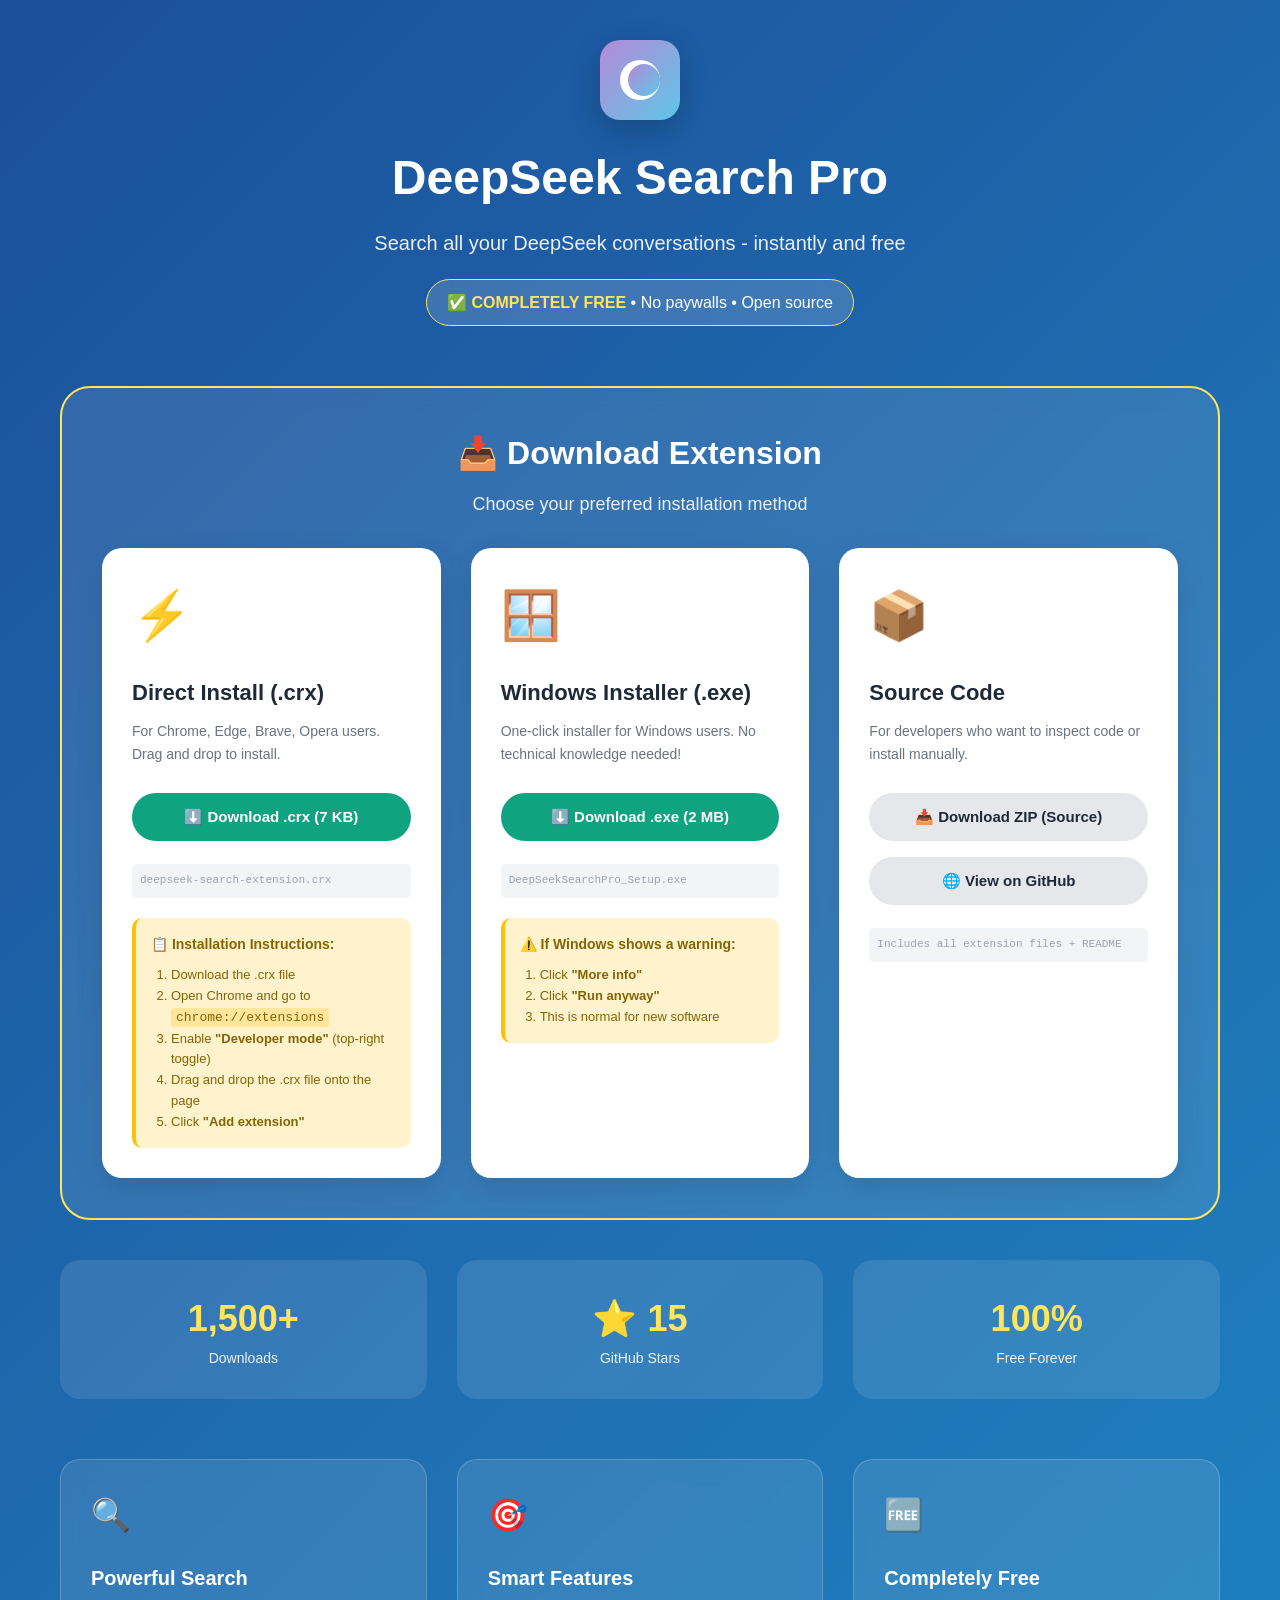
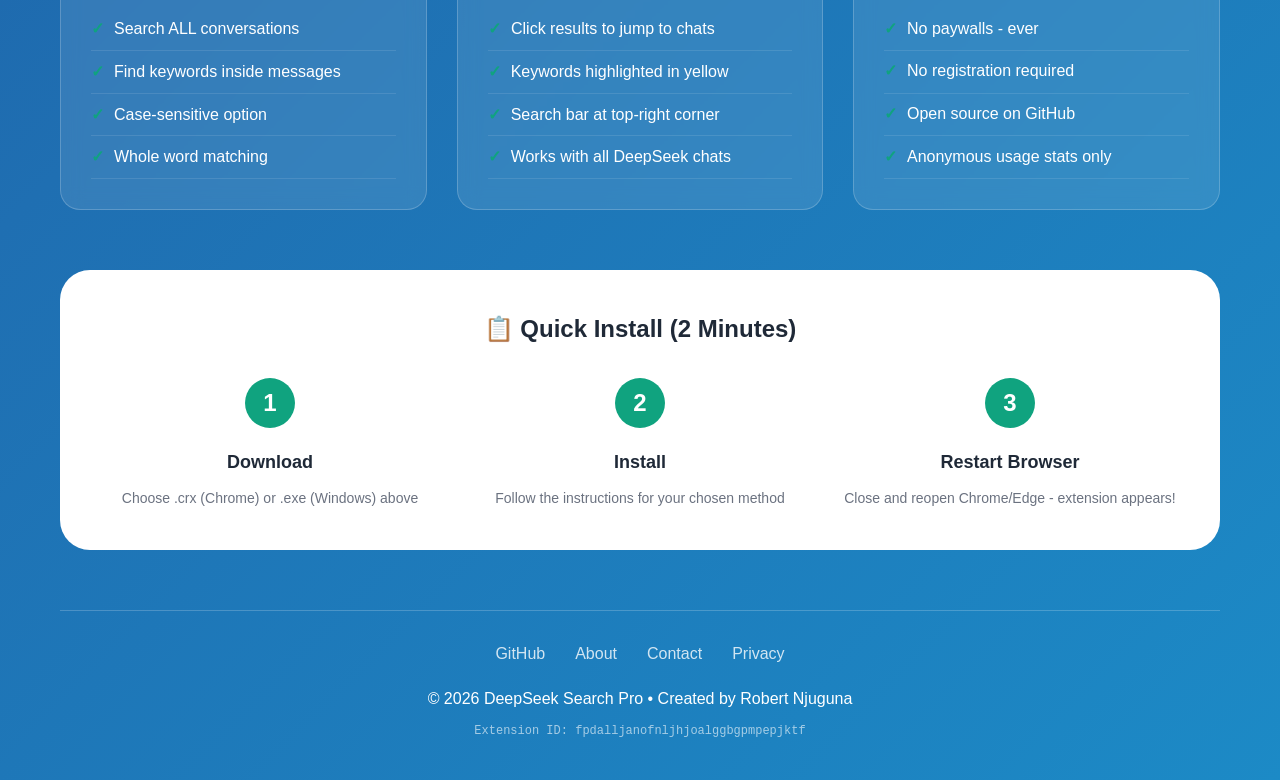
<file: index.html>
<!DOCTYPE html>
<html lang="en">
<head>
  <meta charset="UTF-8">
  <meta name="viewport" content="width=device-width, initial-scale=1.0">
  <title>DeepSeek Search Pro - Search All Your Conversations</title>
  <meta name="description" content="Free extension to search all your DeepSeek conversations. One-click Windows installer, direct .crx download, and source code available!">
  
  <style>
    * {
      margin: 0;
      padding: 0;
      box-sizing: border-box;
    }

    body {
      font-family: -apple-system, BlinkMacSystemFont, 'Segoe UI', Roboto, sans-serif;
      background: linear-gradient(135deg, #1B4F9A 0%, #1F6FB2 50%, #1C8AC6 100%);
      min-height: 100vh;
      color: white;
      line-height: 1.6;
    }

    .container {
      max-width: 1200px;
      margin: 0 auto;
      padding: 40px 20px;
    }

    /* Header */
    header {
      text-align: center;
      margin-bottom: 40px;
    }

    .logo {
      width: 80px;
      height: 80px;
      background: linear-gradient(135deg, #B58AD6, #5EC6E8);
      border-radius: 20px;
      margin: 0 auto 20px;
      position: relative;
      box-shadow: 0 10px 30px rgba(0,0,0,0.2);
    }

    .crescent {
      position: absolute;
      width: 40px;
      height: 40px;
      background: white;
      border-radius: 50%;
      top: 20px;
      left: 20px;
    }

    .crescent::after {
      content: '';
      position: absolute;
      width: 32px;
      height: 32px;
      background: linear-gradient(135deg, #B58AD6, #5EC6E8);
      border-radius: 50%;
      top: 4px;
      left: 8px;
    }

    h1 {
      font-size: 48px;
      margin-bottom: 10px;
      font-weight: 700;
    }

    .subtitle {
      font-size: 20px;
      color: rgba(255,255,255,0.9);
      max-width: 600px;
      margin: 0 auto;
    }

    /* Status Badge */
    .status-badge {
      background: rgba(255,255,255,0.15);
      backdrop-filter: blur(10px);
      border-radius: 50px;
      padding: 10px 20px;
      display: inline-block;
      margin: 20px 0;
      border: 1px solid #FFE55C;
    }

    .status-badge span {
      color: #FFE55C;
      font-weight: bold;
    }

    /* Download Section */
    .download-section {
      text-align: center;
      background: rgba(255,255,255,0.1);
      backdrop-filter: blur(10px);
      border-radius: 30px;
      padding: 40px;
      margin: 40px 0;
      border: 2px solid #FFE55C;
    }

    .download-grid {
      display: grid;
      grid-template-columns: repeat(auto-fit, minmax(300px, 1fr));
      gap: 30px;
      margin-top: 30px;
    }

    .download-card {
      background: white;
      border-radius: 20px;
      padding: 30px;
      color: #1f2937;
      text-align: left;
      box-shadow: 0 10px 30px rgba(0,0,0,0.1);
    }

    .download-icon {
      font-size: 48px;
      margin-bottom: 20px;
    }

    .download-title {
      font-size: 22px;
      font-weight: 700;
      margin-bottom: 10px;
      color: #1f2937;
    }

    .download-desc {
      color: #6b7280;
      margin-bottom: 20px;
      font-size: 14px;
      line-height: 1.6;
    }

    .btn {
      padding: 12px 24px;
      border-radius: 50px;
      font-size: 15px;
      font-weight: 600;
      text-decoration: none;
      transition: all 0.3s;
      display: inline-flex;
      align-items: center;
      justify-content: center;
      gap: 10px;
      border: none;
      cursor: pointer;
      width: 100%;
      margin: 8px 0;
    }

    .btn-primary {
      background: #10a37f;
      color: white;
    }

    .btn-primary:hover {
      background: #0e8c6d;
      transform: translateY(-2px);
      box-shadow: 0 10px 20px rgba(16, 163, 127, 0.3);
    }

    .btn-secondary {
      background: #e5e7eb;
      color: #1f2937;
    }

    .btn-secondary:hover {
      background: #d1d5db;
      transform: translateY(-2px);
    }

    .file-info {
      font-size: 11px;
      color: #9ca3af;
      margin-top: 15px;
      font-family: monospace;
      word-break: break-all;
      background: #f3f4f6;
      padding: 8px;
      border-radius: 5px;
    }

    .warning-box {
      background: #fff3cd;
      border-left: 4px solid #ffc107;
      padding: 15px;
      border-radius: 10px;
      margin: 20px 0 0 0;
      text-align: left;
    }

    .warning-box h4 {
      color: #856404;
      margin-bottom: 10px;
      font-size: 14px;
    }

    .warning-box ol {
      margin-left: 20px;
      color: #856404;
      font-size: 13px;
    }

    .warning-box code {
      background: #ffe69c;
      padding: 2px 5px;
      border-radius: 3px;
    }

    /* Features Grid */
    .features-grid {
      display: grid;
      grid-template-columns: repeat(auto-fit, minmax(300px, 1fr));
      gap: 30px;
      margin: 60px 0;
    }

    .feature-card {
      background: rgba(255,255,255,0.1);
      backdrop-filter: blur(10px);
      border-radius: 20px;
      padding: 30px;
      border: 1px solid rgba(255,255,255,0.2);
    }

    .feature-icon {
      font-size: 32px;
      margin-bottom: 20px;
    }

    .feature-title {
      font-size: 20px;
      font-weight: 600;
      margin-bottom: 15px;
    }

    .feature-list {
      list-style: none;
    }

    .feature-list li {
      padding: 8px 0;
      border-bottom: 1px solid rgba(255,255,255,0.1);
      display: flex;
      align-items: center;
      gap: 10px;
    }

    .feature-list li:before {
      content: "✓";
      color: #10a37f;
      font-weight: bold;
    }

    /* Installation Steps */
    .steps {
      background: white;
      color: #1f2937;
      border-radius: 30px;
      padding: 40px;
      margin: 40px 0;
    }

    .steps h2 {
      margin-bottom: 30px;
      text-align: center;
      color: #1f2937;
    }

    .step-grid {
      display: grid;
      grid-template-columns: repeat(3, 1fr);
      gap: 30px;
    }

    .step {
      text-align: center;
    }

    .step-number {
      width: 50px;
      height: 50px;
      background: #10a37f;
      color: white;
      border-radius: 50%;
      display: flex;
      align-items: center;
      justify-content: center;
      font-size: 24px;
      font-weight: bold;
      margin: 0 auto 20px;
    }

    .step-title {
      font-weight: 600;
      margin-bottom: 10px;
      font-size: 18px;
    }

    .step-desc {
      color: #6b7280;
      font-size: 14px;
    }

    /* Stats */
    .stats-grid {
      display: grid;
      grid-template-columns: repeat(3, 1fr);
      gap: 30px;
      margin: 40px 0;
      text-align: center;
    }

    .stat-item {
      background: rgba(255,255,255,0.1);
      border-radius: 20px;
      padding: 30px;
    }

    .stat-number {
      font-size: 36px;
      font-weight: 700;
      color: #FFE55C;
    }

    .stat-label {
      font-size: 14px;
      opacity: 0.9;
    }

    /* Footer */
    footer {
      text-align: center;
      margin-top: 60px;
      padding-top: 30px;
      border-top: 1px solid rgba(255,255,255,0.2);
    }

    .footer-links {
      display: flex;
      justify-content: center;
      gap: 30px;
      margin-bottom: 20px;
      flex-wrap: wrap;
    }

    .footer-links a {
      color: white;
      text-decoration: none;
      opacity: 0.8;
      transition: opacity 0.3s;
    }

    .footer-links a:hover {
      opacity: 1;
    }

    .extension-id {
      font-size: 12px;
      opacity: 0.6;
      margin-top: 10px;
      font-family: monospace;
    }

    /* Responsive */
    @media (max-width: 768px) {
      h1 { font-size: 36px; }
      .step-grid { grid-template-columns: 1fr; }
      .stats-grid { grid-template-columns: 1fr; }
      .download-grid { grid-template-columns: 1fr; }
    }
  </style>
</head>
<body>
  <div class="container">
    <!-- Header -->
    <header>
      <div class="logo">
        <div class="crescent"></div>
      </div>
      <h1>DeepSeek Search Pro</h1>
      <div class="subtitle">Search all your DeepSeek conversations - instantly and free</div>
      <div class="status-badge">
        <span>✅ COMPLETELY FREE</span> • No paywalls • Open source
      </div>
    </header>

    <!-- Main Download Section -->
    <div class="download-section">
      <h2 style="font-size: 32px; margin-bottom: 10px; color: white;">📥 Download Extension</h2>
      <p style="font-size: 18px; margin-bottom: 30px; color: rgba(255,255,255,0.9);">Choose your preferred installation method</p>

      <div class="download-grid">
        <!-- Option 1: CRX Direct Install (Recommended for Chrome users) -->
        <div class="download-card">
          <div class="download-icon">⚡</div>
          <div class="download-title">Direct Install (.crx)</div>
          <div class="download-desc">For Chrome, Edge, Brave, Opera users. Drag and drop to install.</div>
          <a href="deepseek-search-extension.crx" 
             class="btn btn-primary" 
             download="DeepSeekSearchPro.crx">
            ⬇️ Download .crx (7 KB)
          </a>
          <div class="file-info">deepseek-search-extension.crx</div>
          <div class="warning-box">
            <h4>📋 Installation Instructions:</h4>
            <ol>
              <li>Download the .crx file</li>
              <li>Open Chrome and go to <code>chrome://extensions</code></li>
              <li>Enable <strong>"Developer mode"</strong> (top-right toggle)</li>
              <li>Drag and drop the .crx file onto the page</li>
              <li>Click <strong>"Add extension"</strong></li>
            </ol>
          </div>
        </div>

        <!-- Option 2: Windows Installer (Easiest for non-technical users) -->
        <div class="download-card">
          <div class="download-icon">🪟</div>
          <div class="download-title">Windows Installer (.exe)</div>
          <div class="download-desc">One-click installer for Windows users. No technical knowledge needed!</div>
          <a href="DeepSeekSearchPro_Setup.exe" 
             class="btn btn-primary" 
             download>
            ⬇️ Download .exe (2 MB)
          </a>
          <div class="file-info">DeepSeekSearchPro_Setup.exe</div>
          <div class="warning-box">
            <h4>⚠️ If Windows shows a warning:</h4>
            <ol>
              <li>Click <strong>"More info"</strong></li>
              <li>Click <strong>"Run anyway"</strong></li>
              <li>This is normal for new software</li>
            </ol>
          </div>
        </div>

        <!-- Option 3: Source Code (For developers) -->
        <div class="download-card">
          <div class="download-icon">📦</div>
          <div class="download-title">Source Code</div>
          <div class="download-desc">For developers who want to inspect code or install manually.</div>
          <a href="https://github.com/Hacker455yuulioi/deepseek-payment-site/archive/refs/heads/main.zip" 
             class="btn btn-secondary" 
             target="_blank">
            📥 Download ZIP (Source)
          </a>
          <a href="https://github.com/Hacker455yuulioi/deepseek-payment-site" 
             class="btn btn-secondary" 
             target="_blank">
            🌐 View on GitHub
          </a>
          <div class="file-info">Includes all extension files + README</div>
        </div>
      </div>
    </div>

    <!-- Stats -->
    <div class="stats-grid">
      <div class="stat-item">
        <div class="stat-number">1,500+</div>
        <div class="stat-label">Downloads</div>
      </div>
      <div class="stat-item">
        <div class="stat-number">⭐ 15</div>
        <div class="stat-label">GitHub Stars</div>
      </div>
      <div class="stat-item">
        <div class="stat-number">100%</div>
        <div class="stat-label">Free Forever</div>
      </div>
    </div>

    <!-- Features -->
    <div class="features-grid">
      <div class="feature-card">
        <div class="feature-icon">🔍</div>
        <div class="feature-title">Powerful Search</div>
        <ul class="feature-list">
          <li>Search ALL conversations</li>
          <li>Find keywords inside messages</li>
          <li>Case-sensitive option</li>
          <li>Whole word matching</li>
        </ul>
      </div>

      <div class="feature-card">
        <div class="feature-icon">🎯</div>
        <div class="feature-title">Smart Features</div>
        <ul class="feature-list">
          <li>Click results to jump to chats</li>
          <li>Keywords highlighted in yellow</li>
          <li>Search bar at top-right corner</li>
          <li>Works with all DeepSeek chats</li>
        </ul>
      </div>

      <div class="feature-card">
        <div class="feature-icon">🆓</div>
        <div class="feature-title">Completely Free</div>
        <ul class="feature-list">
          <li>No paywalls - ever</li>
          <li>No registration required</li>
          <li>Open source on GitHub</li>
          <li>Anonymous usage stats only</li>
        </ul>
      </div>
    </div>

    <!-- Quick Install Steps -->
    <div class="steps">
      <h2>📋 Quick Install (2 Minutes)</h2>
      <div class="step-grid">
        <div class="step">
          <div class="step-number">1</div>
          <div class="step-title">Download</div>
          <div class="step-desc">Choose .crx (Chrome) or .exe (Windows) above</div>
        </div>
        <div class="step">
          <div class="step-number">2</div>
          <div class="step-title">Install</div>
          <div class="step-desc">Follow the instructions for your chosen method</div>
        </div>
        <div class="step">
          <div class="step-number">3</div>
          <div class="step-title">Restart Browser</div>
          <div class="step-desc">Close and reopen Chrome/Edge - extension appears!</div>
        </div>
      </div>
    </div>

    <!-- Footer -->
    <footer>
      <div class="footer-links">
        <a href="https://github.com/Hacker455yuulioi/deepseek-payment-site" target="_blank">GitHub</a>
        <a href="info.html">About</a>
        <a href="mailto:robernjuguna254@gmail.com">Contact</a>
        <a href="privacy.html">Privacy</a>
      </div>
      <p>© 2026 DeepSeek Search Pro • Created by Robert Njuguna</p>
      <div class="extension-id">
        Extension ID: fpdalljanofnljhjoalggbgpmpepjktf
      </div>
    </footer>
  </div>
</body>
</html>
</file>
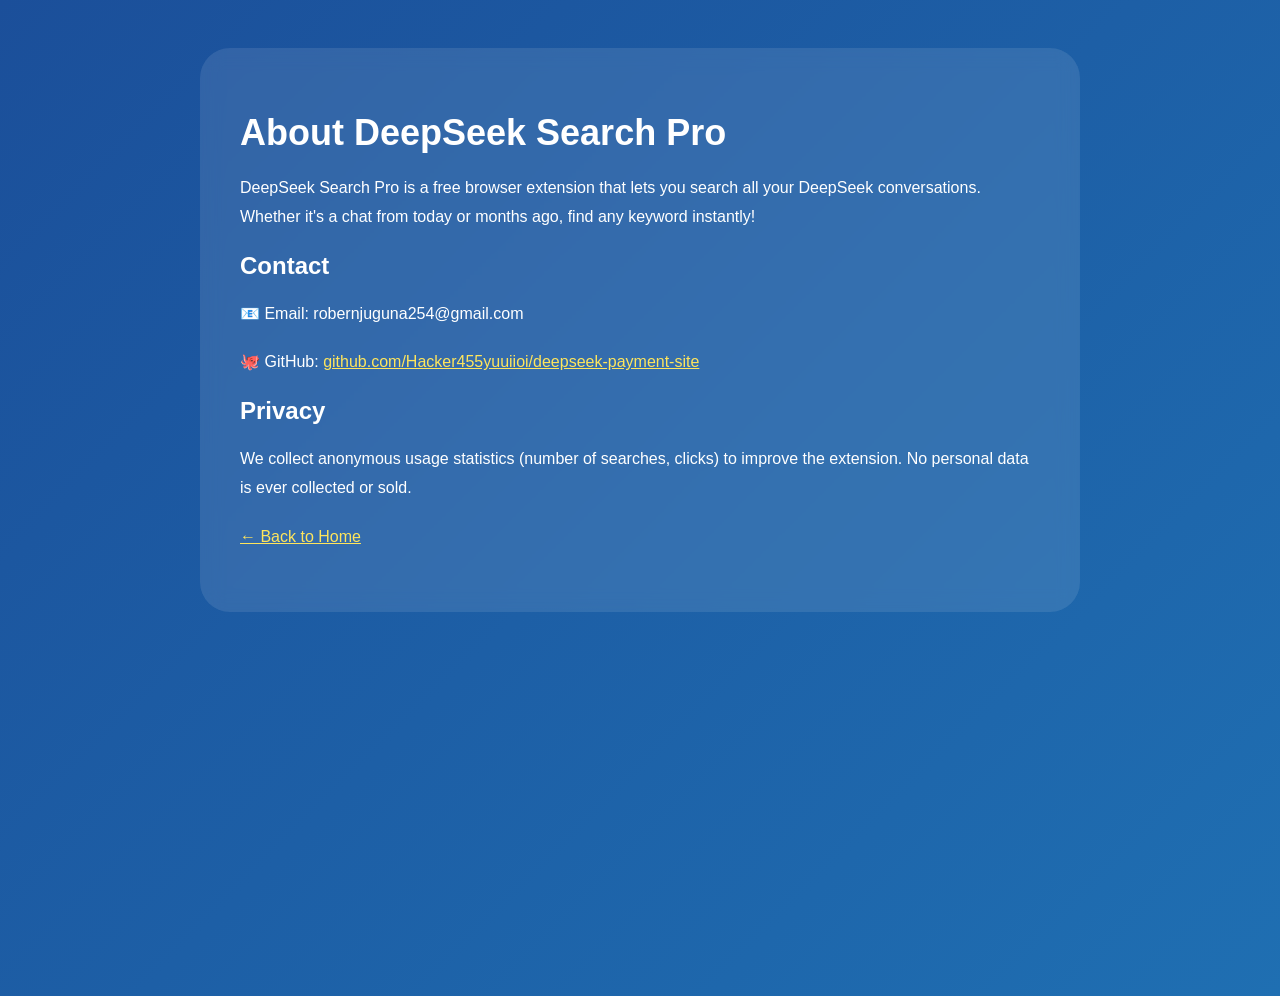
<file: info.html>
<!DOCTYPE html>
<html>
<head>
  <meta charset="UTF-8">
  <meta name="viewport" content="width=device-width, initial-scale=1.0">
  <title>About DeepSeek Search Pro</title>
  <style>
    body {
      font-family: -apple-system, BlinkMacSystemFont, sans-serif;
      background: linear-gradient(135deg, #1B4F9A, #1F6FB2);
      min-height: 100vh;
      color: white;
      padding: 40px 20px;
    }
    .container {
      max-width: 800px;
      margin: 0 auto;
      background: rgba(255,255,255,0.1);
      backdrop-filter: blur(10px);
      border-radius: 30px;
      padding: 40px;
    }
    h1 { font-size: 36px; margin-bottom: 20px; }
    p { line-height: 1.8; margin-bottom: 20px; }
    a { color: #FFE55C; }
  </style>
</head>
<body>
  <div class="container">
    <h1>About DeepSeek Search Pro</h1>
    <p>DeepSeek Search Pro is a free browser extension that lets you search all your DeepSeek conversations. Whether it's a chat from today or months ago, find any keyword instantly!</p>
    
    <h2>Contact</h2>
    <p>📧 Email: robernjuguna254@gmail.com</p>
    <p>🐙 GitHub: <a href="https://github.com/Hacker455yuuiioi/deepseek-payment-site">github.com/Hacker455yuuiioi/deepseek-payment-site</a></p>
    
    <h2>Privacy</h2>
    <p>We collect anonymous usage statistics (number of searches, clicks) to improve the extension. No personal data is ever collected or sold.</p>
    
    <p><a href="/">← Back to Home</a></p>
  </div>
</body>
</html>
</file>
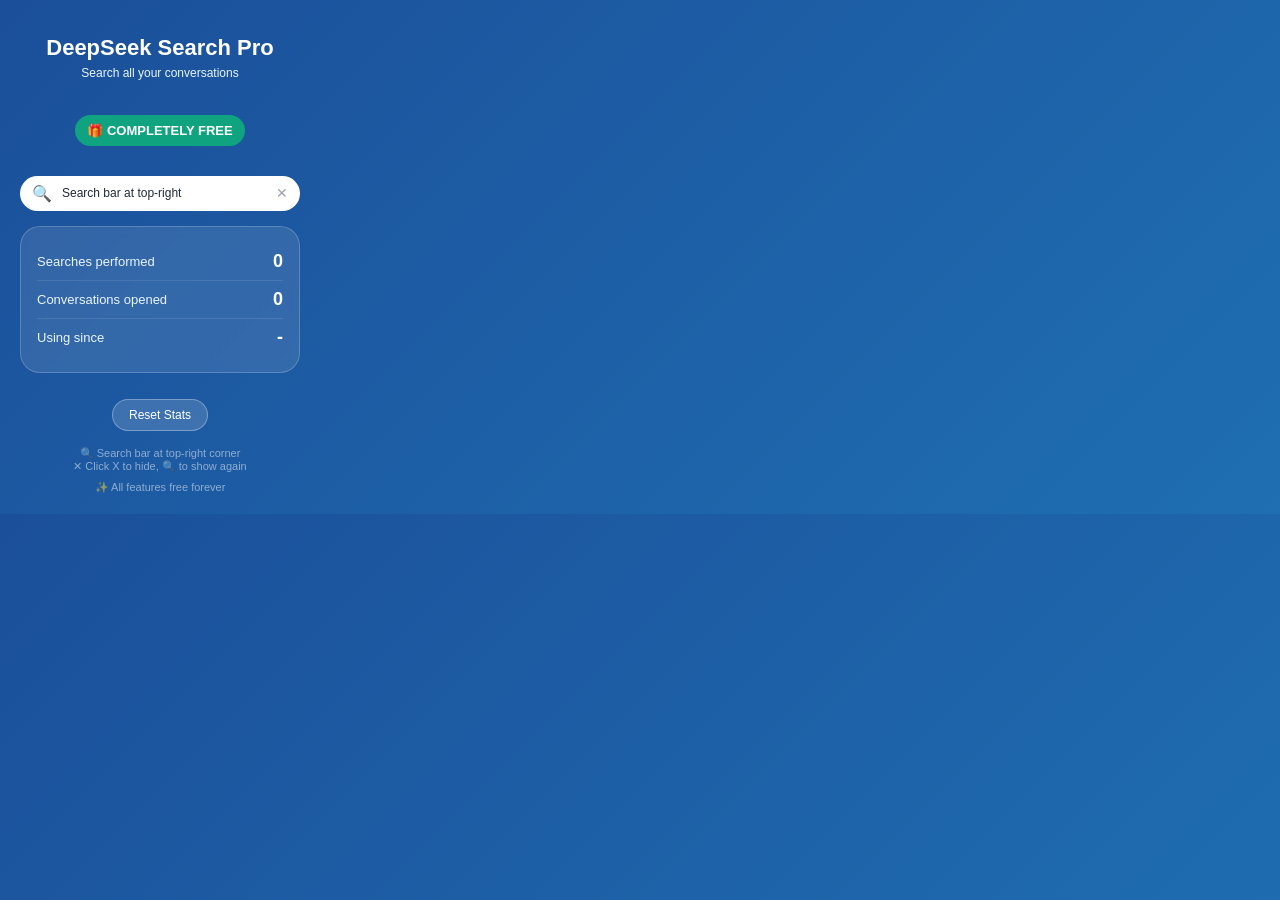
<file: popup.html>
<!DOCTYPE html>
<html>
<head>
  <meta charset="UTF-8">
  <meta name="viewport" content="width=device-width, initial-scale=1.0">
  <title>DeepSeek Search Pro</title>
  <style>
    body {
      width: 280px;
      font-family: -apple-system, BlinkMacSystemFont, 'Segoe UI', sans-serif;
      background: linear-gradient(135deg, #1B4F9A, #1F6FB2);
      color: white;
      margin: 0;
      padding: 20px;
      text-align: center;
    }
    
    h1 {
      font-size: 22px;
      margin-bottom: 5px;
      font-weight: 600;
    }
    
    .subtitle {
      font-size: 12px;
      color: #EAF6FF;
      margin-bottom: 20px;
    }
    
    .stats-card {
      background: rgba(255,255,255,0.1);
      backdrop-filter: blur(5px);
      border-radius: 20px;
      padding: 16px;
      margin-bottom: 16px;
      border: 1px solid rgba(255,255,255,0.2);
    }
    
    .stat-row {
      display: flex;
      justify-content: space-between;
      align-items: center;
      padding: 8px 0;
      border-bottom: 1px solid rgba(255,255,255,0.1);
    }
    
    .stat-row:last-child {
      border-bottom: none;
    }
    
    .stat-label {
      font-size: 13px;
      color: #EAF6FF;
    }
    
    .stat-value {
      font-size: 18px;
      font-weight: bold;
      color: white;
    }
    
    .badge {
      background: #10a37f;
      color: white;
      padding: 8px 12px;
      border-radius: 30px;
      font-size: 13px;
      font-weight: 600;
      margin: 15px 0;
      display: inline-block;
    }
    
    .button {
      background: rgba(255,255,255,0.15);
      border: 1px solid rgba(255,255,255,0.3);
      border-radius: 30px;
      padding: 8px 16px;
      color: white;
      font-size: 12px;
      cursor: pointer;
      transition: all 0.2s;
      margin-top: 10px;
    }
    
    .button:hover {
      background: rgba(255,255,255,0.25);
    }
    
    .footer {
      font-size: 11px;
      color: rgba(255,255,255,0.5);
      margin-top: 16px;
    }
    
    .search-bar-preview {
      background: white;
      border-radius: 30px;
      padding: 8px 12px;
      margin: 15px 0;
      display: flex;
      align-items: center;
      gap: 8px;
    }
    
    .search-bar-preview input {
      flex: 1;
      border: none;
      outline: none;
      font-size: 12px;
      background: transparent;
      color: #1f2937;
    }
    
    .search-bar-preview .x {
      color: #9ca3af;
      font-size: 14px;
    }
  </style>
</head>
<body>
  <h1>DeepSeek Search Pro</h1>
  <div class="subtitle">Search all your conversations</div>
  
  <div class="badge">🎁 COMPLETELY FREE</div>
  
  <div class="search-bar-preview">
    <span>🔍</span>
    <input placeholder="Search conversations..." disabled value="Search bar at top-right">
    <span class="x">✕</span>
  </div>
  
  <div class="stats-card">
    <div class="stat-row">
      <span class="stat-label">Searches performed</span>
      <span class="stat-value" id="searchCount">0</span>
    </div>
    <div class="stat-row">
      <span class="stat-label">Conversations opened</span>
      <span class="stat-value" id="clickCount">0</span>
    </div>
    <div class="stat-row">
      <span class="stat-label">Using since</span>
      <span class="stat-value" id="installDate">-</span>
    </div>
  </div>
  
  <button class="button" id="resetStats">Reset Stats</button>
  
  <div class="footer">
    <div>🔍 Search bar at top-right corner</div>
    <div>✕ Click X to hide, 🔍 to show again</div>
    <div style="margin-top: 8px;">✨ All features free forever</div>
  </div>
  
  <script src="popup.js"></script>
</body>
</html>
</file>
